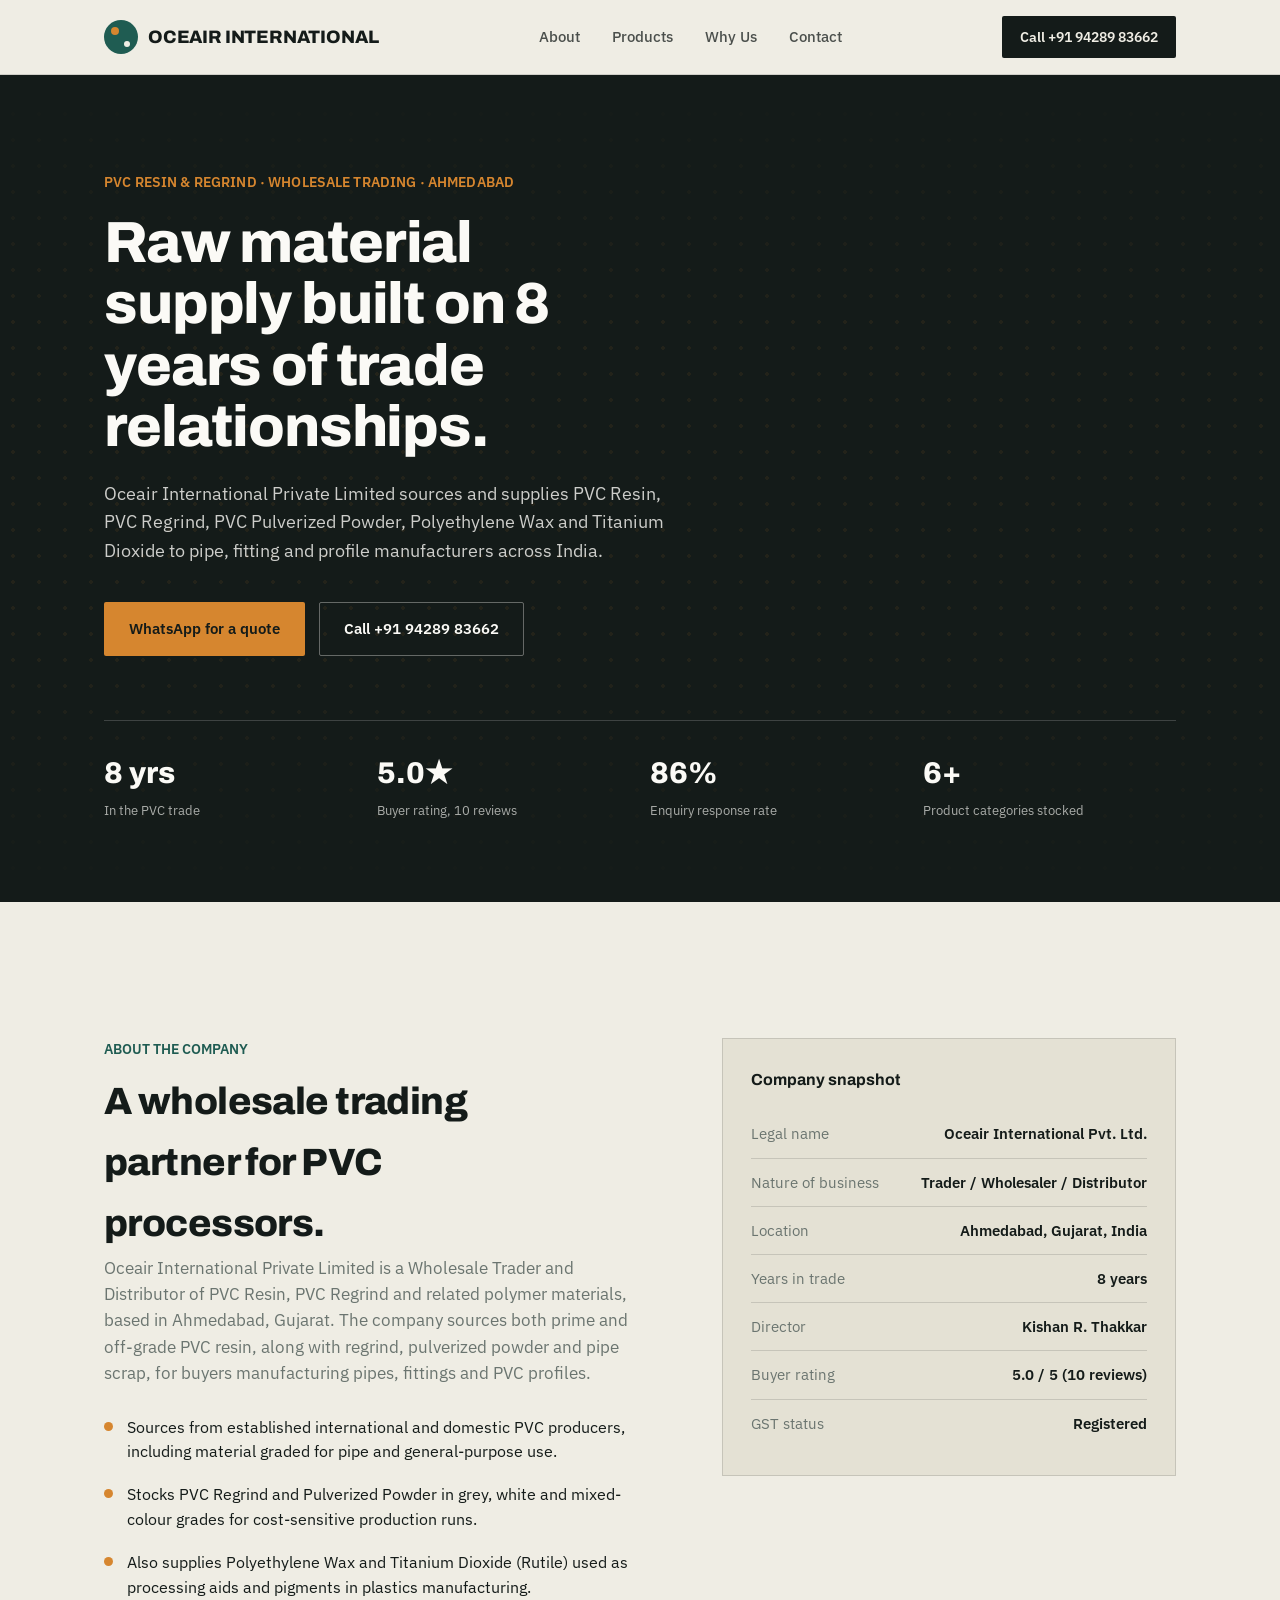
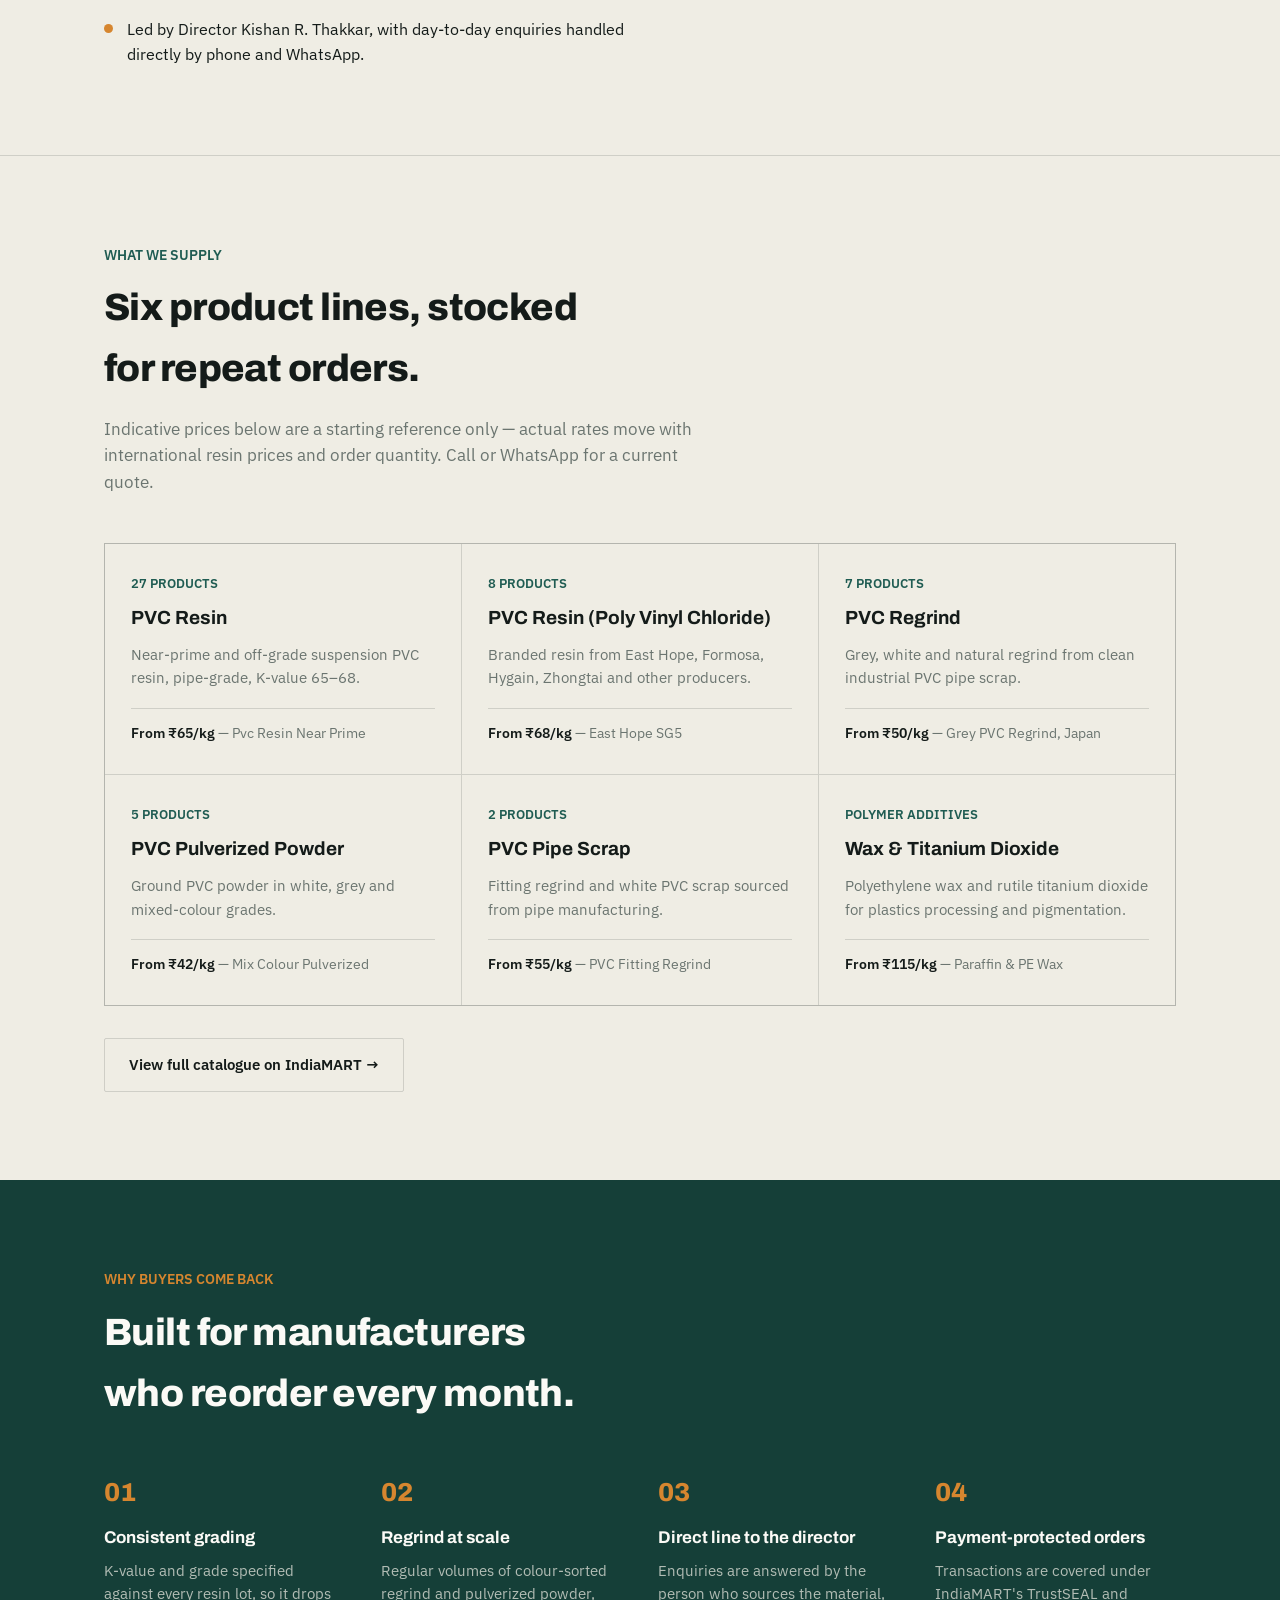
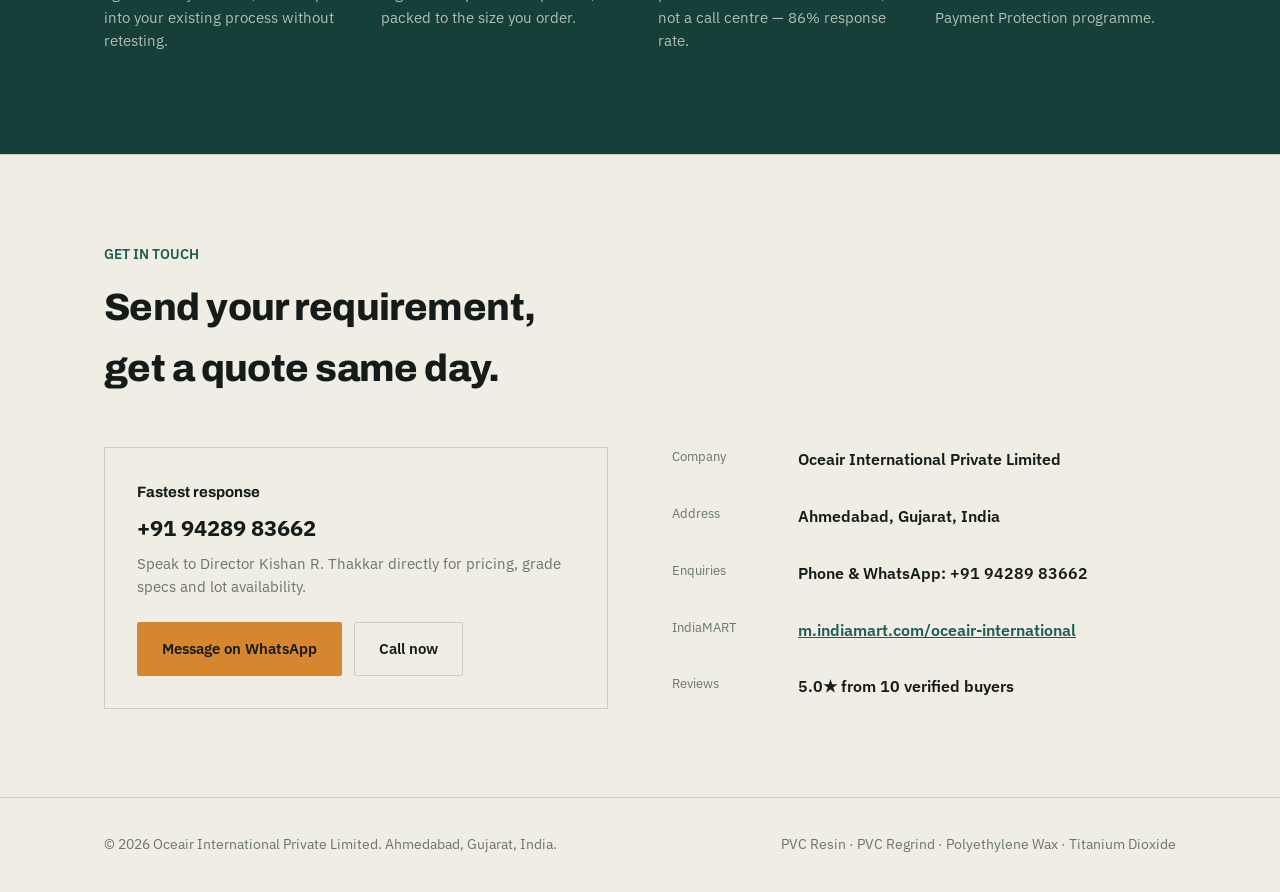
<file: index.html>
<!DOCTYPE html>
<html lang="en">
<head>
<meta charset="UTF-8">
<meta name="viewport" content="width=device-width, initial-scale=1">
<title>Oceair International Private Limited | PVC Resin &amp; Regrind Supplier, Ahmedabad</title>
<meta name="description" content="Oceair International Private Limited — Ahmedabad-based trader and wholesale distributor of PVC Resin, PVC Regrind, PVC Pulverized, Polyethylene Wax and Titanium Dioxide. 8 years in the trade.">
<link rel="preconnect" href="https://fonts.googleapis.com">
<link rel="preconnect" href="https://fonts.gstatic.com" crossorigin>
<link href="https://fonts.googleapis.com/css2?family=Archivo:wght@600;700;800;900&family=IBM+Plex+Sans:wght@400;500;600;700&display=swap" rel="stylesheet">
<style>
  :root{
    --ink:#141B19;
    --paper:#EFEDE4;
    --paper-2:#E4E1D4;
    --teal:#1F5C52;
    --teal-dark:#153F38;
    --amber:#D6862F;
    --steel:#6B7570;
    --line: rgba(20,27,25,0.14);
    --max: 1120px;
  }
  *{box-sizing:border-box;}
  html{scroll-behavior:smooth;}
  body{
    margin:0;
    background:var(--paper);
    color:var(--ink);
    font-family:"IBM Plex Sans", Arial, sans-serif;
    font-size:16px;
    line-height:1.6;
    -webkit-font-smoothing:antialiased;
  }
  h1,h2,h3,.eyebrow-num{
    font-family:"Archivo", Arial, sans-serif;
    margin:0;
  }
  a{color:inherit;}
  img{max-width:100%;display:block;}
  .wrap{max-width:var(--max); margin:0 auto; padding:0 24px;}
  .section{padding:88px 0;}
  .section-tight{padding:56px 0;}
  .divider{border:none; border-top:1px solid var(--line); margin:0;}

  /* ---------- Header ---------- */
  header{
    position:sticky; top:0; z-index:50;
    background:rgba(239,237,228,0.92);
    backdrop-filter:blur(6px);
    border-bottom:1px solid var(--line);
  }
  .nav{
    max-width:var(--max); margin:0 auto; padding:16px 24px;
    display:flex; align-items:center; justify-content:space-between;
  }
  .brand{
    display:flex; align-items:center; gap:10px;
    font-family:"Archivo", Arial, sans-serif;
    font-weight:800; font-size:18px; letter-spacing:-0.01em;
    text-decoration:none; color:var(--ink);
  }
  .brand-mark{
    width:34px; height:34px; border-radius:50%;
    background:var(--teal);
    position:relative; flex-shrink:0;
  }
  .brand-mark::before, .brand-mark::after{
    content:""; position:absolute; border-radius:50%; background:var(--amber);
  }
  .brand-mark::before{ width:8px; height:8px; top:7px; left:7px; }
  .brand-mark::after{ width:6px; height:6px; bottom:7px; right:8px; background:var(--paper);}
  .navlinks{display:flex; gap:32px; font-size:15px; font-weight:500;}
  .navlinks a{text-decoration:none; color:var(--ink); opacity:0.75; transition:opacity .15s;}
  .navlinks a:hover{opacity:1;}
  .nav-cta{
    display:inline-flex; align-items:center; gap:8px;
    background:var(--ink); color:var(--paper);
    padding:10px 18px; border-radius:2px; font-weight:600; font-size:14px;
    text-decoration:none; white-space:nowrap;
  }
  .menu-btn{display:none; background:none; border:none; cursor:pointer; padding:4px;}
  .menu-btn span{display:block; width:22px; height:2px; background:var(--ink); margin:5px 0;}

  /* ---------- Hero ---------- */
  .hero{
    background:var(--ink); color:var(--paper);
    position:relative; overflow:hidden;
    padding:96px 0 80px;
  }
  .hero::before{
    content:"";
    position:absolute; inset:0;
    background-image: radial-gradient(rgba(214,134,47,0.55) 1.6px, transparent 1.6px);
    background-size: 26px 26px;
    opacity:0.14;
    mask-image: linear-gradient(to bottom, transparent, black 30%, black 70%, transparent);
  }
  .hero-inner{position:relative; max-width:var(--max); margin:0 auto; padding:0 24px;}
  .hero-tag{
    font-size:14px; font-weight:600; color:var(--amber);
    letter-spacing:0.01em; margin-bottom:18px;
  }
  .hero h1{
    font-size:clamp(34px, 5.4vw, 58px);
    font-weight:800; line-height:1.06; letter-spacing:-0.02em;
    max-width:15ch; color:#FBFAF6;
  }
  .hero p.lead{
    margin-top:22px; font-size:18px; max-width:52ch; color:rgba(251,250,246,0.8);
  }
  .hero-actions{display:flex; gap:14px; margin-top:36px; flex-wrap:wrap;}
  .btn{
    display:inline-flex; align-items:center; gap:8px;
    padding:14px 24px; border-radius:2px; font-weight:600; font-size:15px;
    text-decoration:none; border:1px solid transparent; cursor:pointer;
  }
  .btn-primary{background:var(--amber); color:var(--ink);}
  .btn-primary:hover{background:#c3781f;}
  .btn-outline{border-color:rgba(251,250,246,0.35); color:#FBFAF6;}
  .btn-outline:hover{border-color:#FBFAF6;}
  .hero-stats{
    margin-top:64px; display:grid; grid-template-columns:repeat(4,1fr);
    border-top:1px solid rgba(251,250,246,0.18); padding-top:28px; gap:20px;
  }
  .stat-num{font-family:"Archivo",sans-serif; font-weight:800; font-size:30px; color:#FBFAF6;}
  .stat-label{font-size:13px; color:rgba(251,250,246,0.65); margin-top:4px;}

  /* ---------- Section headings ---------- */
  .kicker{
    font-size:14px; font-weight:600; color:var(--teal); margin-bottom:12px;
  }
  .section h2{
    font-size:clamp(26px, 3.4vw, 38px); font-weight:800; letter-spacing:-0.015em; max-width:20ch;
  }
  .section .desc{margin-top:16px; max-width:60ch; color:var(--steel); font-size:16.5px;}

  /* ---------- About ---------- */
  .about-grid{
    display:grid; grid-template-columns:1.1fr 0.9fr; gap:64px; margin-top:48px; align-items:start;
  }
  .about-grid .desc{margin-top:0;}
  .about-points{list-style:none; margin:28px 0 0; padding:0; display:grid; gap:18px;}
  .about-points li{
    display:flex; gap:14px; font-size:15.5px; color:var(--ink);
  }
  .about-points .dot{
    flex-shrink:0; width:9px; height:9px; border-radius:50%; background:var(--amber); margin-top:7px;
  }
  .credential-box{
    border:1px solid var(--line); padding:28px; background:var(--paper-2);
  }
  .credential-box h3{font-size:16px; font-weight:700; margin-bottom:18px;}
  .credential-row{
    display:flex; justify-content:space-between; padding:12px 0; border-top:1px solid var(--line);
    font-size:14.5px;
  }
  .credential-row:first-of-type{border-top:none;}
  .credential-row span:first-child{color:var(--steel);}
  .credential-row span:last-child{font-weight:600; text-align:right;}

  /* ---------- Products ---------- */
  .product-grid{
    margin-top:48px; display:grid; grid-template-columns:repeat(3,1fr); gap:1px;
    background:var(--line); border:1px solid var(--line);
  }
  .product-card{background:var(--paper); padding:30px 26px;}
  .product-card .cat-count{font-size:13px; color:var(--teal); font-weight:600;}
  .product-card h3{font-size:19px; font-weight:700; margin-top:8px;}
  .product-card p{font-size:14.5px; color:var(--steel); margin-top:10px; min-height:44px;}
  .product-card .price-from{
    margin-top:18px; font-size:13.5px; color:var(--ink); font-weight:600;
    border-top:1px solid var(--line); padding-top:14px;
  }
  .product-card .price-from em{
    font-style:normal; color:var(--steel); font-weight:400;
  }

  /* ---------- Why us ---------- */
  .why-band{background:var(--teal-dark); color:var(--paper);}
  .why-grid{
    margin-top:48px; display:grid; grid-template-columns:repeat(4,1fr); gap:36px;
  }
  .why-band .kicker{color:var(--amber);}
  .why-band h2{color:#FBFAF6;}
  .why-item h3{font-size:17px; font-weight:700; color:#FBFAF6;}
  .why-item p{font-size:14.5px; color:rgba(239,237,228,0.72); margin-top:8px;}
  .why-item .why-num{
    font-family:"Archivo",sans-serif; font-weight:800; font-size:26px; color:var(--amber); margin-bottom:10px;
  }

  /* ---------- Contact ---------- */
  .contact-grid{
    margin-top:48px; display:grid; grid-template-columns:1fr 1fr; gap:64px;
  }
  .contact-card{border:1px solid var(--line); padding:32px;}
  .contact-card h3{font-size:15px; font-weight:700; text-transform:none; margin-bottom:6px;}
  .contact-card .big{font-size:22px; font-weight:700; margin-top:4px;}
  .contact-actions{display:flex; gap:12px; margin-top:24px; flex-wrap:wrap;}
  .contact-list{list-style:none; margin:0; padding:0; display:grid; gap:22px;}
  .contact-list li{display:flex; gap:16px;}
  .contact-list .label{font-size:13px; color:var(--steel); min-width:110px;}
  .contact-list .value{font-weight:600; font-size:15.5px;}

  footer{border-top:1px solid var(--line); padding:36px 0; font-size:13.5px; color:var(--steel);}
  .foot-row{display:flex; justify-content:space-between; align-items:center; flex-wrap:wrap; gap:12px;}

  @media (max-width: 860px){
    .navlinks{display:none;}
    .nav-cta{display:none;}
    .menu-btn{display:block;}
    .hero-stats{grid-template-columns:repeat(2,1fr); row-gap:24px;}
    .about-grid{grid-template-columns:1fr; gap:32px;}
    .product-grid{grid-template-columns:1fr;}
    .why-grid{grid-template-columns:1fr 1fr; row-gap:32px;}
    .contact-grid{grid-template-columns:1fr; gap:36px;}
    .section{padding:64px 0;}
  }
</style>
</head>
<body>

<header>
  <div class="nav">
    <a class="brand" href="#top">
      <span class="brand-mark"></span>
      OCEAIR INTERNATIONAL
    </a>
    <nav class="navlinks">
      <a href="#about">About</a>
      <a href="#products">Products</a>
      <a href="#why">Why Us</a>
      <a href="#contact">Contact</a>
    </nav>
    <a class="nav-cta" href="tel:+919428983662">Call +91 94289 83662</a>
    <button class="menu-btn" aria-label="Menu" onclick="document.getElementById('mnav').classList.toggle('open')">
      <span></span><span></span><span></span>
    </button>
  </div>
  <div id="mnav" style="display:none; border-top:1px solid var(--line); padding:16px 24px;">
    <div style="display:grid; gap:14px; font-weight:600;">
      <a href="#about">About</a>
      <a href="#products">Products</a>
      <a href="#why">Why Us</a>
      <a href="#contact">Contact</a>
      <a href="tel:+919428983662">Call +91 94289 83662</a>
    </div>
  </div>
</header>

<section class="hero" id="top">
  <div class="hero-inner">
    <div class="hero-tag">PVC RESIN &amp; REGRIND · WHOLESALE TRADING · AHMEDABAD</div>
    <h1>Raw material supply built on 8 years of trade relationships.</h1>
    <p class="lead">Oceair International Private Limited sources and supplies PVC Resin, PVC Regrind, PVC Pulverized Powder, Polyethylene Wax and Titanium Dioxide to pipe, fitting and profile manufacturers across India.</p>
    <div class="hero-actions">
      <a class="btn btn-primary" href="https://wa.me/919428983662" target="_blank" rel="noopener">WhatsApp for a quote</a>
      <a class="btn btn-outline" href="tel:+919428983662">Call +91 94289 83662</a>
    </div>
    <div class="hero-stats">
      <div>
        <div class="stat-num">8 yrs</div>
        <div class="stat-label">In the PVC trade</div>
      </div>
      <div>
        <div class="stat-num">5.0★</div>
        <div class="stat-label">Buyer rating, 10 reviews</div>
      </div>
      <div>
        <div class="stat-num">86%</div>
        <div class="stat-label">Enquiry response rate</div>
      </div>
      <div>
        <div class="stat-num">6+</div>
        <div class="stat-label">Product categories stocked</div>
      </div>
    </div>
  </div>
</section>

<section class="section" id="about">
  <div class="wrap">
    <div class="about-grid">
      <div>
        <div class="kicker">ABOUT THE COMPANY</div>
        <h2>A wholesale trading partner for PVC processors.</h2>
        <p class="desc">Oceair International Private Limited is a Wholesale Trader and Distributor of PVC Resin, PVC Regrind and related polymer materials, based in Ahmedabad, Gujarat. The company sources both prime and off-grade PVC resin, along with regrind, pulverized powder and pipe scrap, for buyers manufacturing pipes, fittings and PVC profiles.</p>
        <ul class="about-points">
          <li><span class="dot"></span> Sources from established international and domestic PVC producers, including material graded for pipe and general-purpose use.</li>
          <li><span class="dot"></span> Stocks PVC Regrind and Pulverized Powder in grey, white and mixed-colour grades for cost-sensitive production runs.</li>
          <li><span class="dot"></span> Also supplies Polyethylene Wax and Titanium Dioxide (Rutile) used as processing aids and pigments in plastics manufacturing.</li>
          <li><span class="dot"></span> Led by Director Kishan R. Thakkar, with day-to-day enquiries handled directly by phone and WhatsApp.</li>
        </ul>
      </div>
      <div class="credential-box">
        <h3>Company snapshot</h3>
        <div class="credential-row"><span>Legal name</span><span>Oceair International Pvt. Ltd.</span></div>
        <div class="credential-row"><span>Nature of business</span><span>Trader / Wholesaler / Distributor</span></div>
        <div class="credential-row"><span>Location</span><span>Ahmedabad, Gujarat, India</span></div>
        <div class="credential-row"><span>Years in trade</span><span>8 years</span></div>
        <div class="credential-row"><span>Director</span><span>Kishan R. Thakkar</span></div>
        <div class="credential-row"><span>Buyer rating</span><span>5.0 / 5 (10 reviews)</span></div>
        <div class="credential-row"><span>GST status</span><span>Registered</span></div>
      </div>
    </div>
  </div>
</section>

<hr class="divider">

<section class="section" id="products">
  <div class="wrap">
    <div class="kicker">WHAT WE SUPPLY</div>
    <h2>Six product lines, stocked for repeat orders.</h2>
    <p class="desc">Indicative prices below are a starting reference only — actual rates move with international resin prices and order quantity. Call or WhatsApp for a current quote.</p>

    <div class="product-grid">
      <div class="product-card">
        <div class="cat-count">27 PRODUCTS</div>
        <h3>PVC Resin</h3>
        <p>Near-prime and off-grade suspension PVC resin, pipe-grade, K-value 65–68.</p>
        <div class="price-from">From ₹65/kg <em>— Pvc Resin Near Prime</em></div>
      </div>
      <div class="product-card">
        <div class="cat-count">8 PRODUCTS</div>
        <h3>PVC Resin (Poly Vinyl Chloride)</h3>
        <p>Branded resin from East Hope, Formosa, Hygain, Zhongtai and other producers.</p>
        <div class="price-from">From ₹68/kg <em>— East Hope SG5</em></div>
      </div>
      <div class="product-card">
        <div class="cat-count">7 PRODUCTS</div>
        <h3>PVC Regrind</h3>
        <p>Grey, white and natural regrind from clean industrial PVC pipe scrap.</p>
        <div class="price-from">From ₹50/kg <em>— Grey PVC Regrind, Japan</em></div>
      </div>
      <div class="product-card">
        <div class="cat-count">5 PRODUCTS</div>
        <h3>PVC Pulverized Powder</h3>
        <p>Ground PVC powder in white, grey and mixed-colour grades.</p>
        <div class="price-from">From ₹42/kg <em>— Mix Colour Pulverized</em></div>
      </div>
      <div class="product-card">
        <div class="cat-count">2 PRODUCTS</div>
        <h3>PVC Pipe Scrap</h3>
        <p>Fitting regrind and white PVC scrap sourced from pipe manufacturing.</p>
        <div class="price-from">From ₹55/kg <em>— PVC Fitting Regrind</em></div>
      </div>
      <div class="product-card">
        <div class="cat-count">POLYMER ADDITIVES</div>
        <h3>Wax &amp; Titanium Dioxide</h3>
        <p>Polyethylene wax and rutile titanium dioxide for plastics processing and pigmentation.</p>
        <div class="price-from">From ₹115/kg <em>— Paraffin &amp; PE Wax</em></div>
      </div>
    </div>

    <div style="margin-top:32px;">
      <a class="btn btn-outline" style="border-color:var(--line); color:var(--ink);" href="https://m.indiamart.com/oceair-international/products.html" target="_blank" rel="noopener">View full catalogue on IndiaMART →</a>
    </div>
  </div>
</section>

<section class="why-band section" id="why">
  <div class="wrap">
    <div class="kicker">WHY BUYERS COME BACK</div>
    <h2>Built for manufacturers who reorder every month.</h2>
    <div class="why-grid">
      <div class="why-item">
        <div class="why-num">01</div>
        <h3>Consistent grading</h3>
        <p>K-value and grade specified against every resin lot, so it drops into your existing process without retesting.</p>
      </div>
      <div class="why-item">
        <div class="why-num">02</div>
        <h3>Regrind at scale</h3>
        <p>Regular volumes of colour-sorted regrind and pulverized powder, packed to the size you order.</p>
      </div>
      <div class="why-item">
        <div class="why-num">03</div>
        <h3>Direct line to the director</h3>
        <p>Enquiries are answered by the person who sources the material, not a call centre — 86% response rate.</p>
      </div>
      <div class="why-item">
        <div class="why-num">04</div>
        <h3>Payment-protected orders</h3>
        <p>Transactions are covered under IndiaMART's TrustSEAL and Payment Protection programme.</p>
      </div>
    </div>
  </div>
</section>

<hr class="divider">

<section class="section" id="contact">
  <div class="wrap">
    <div class="kicker">GET IN TOUCH</div>
    <h2>Send your requirement, get a quote same day.</h2>
    <div class="contact-grid">
      <div class="contact-card">
        <h3>Fastest response</h3>
        <div class="big">+91 94289 83662</div>
        <p style="color:var(--steel); font-size:14.5px; margin-top:6px;">Speak to Director Kishan R. Thakkar directly for pricing, grade specs and lot availability.</p>
        <div class="contact-actions">
          <a class="btn btn-primary" href="https://wa.me/919428983662" target="_blank" rel="noopener">Message on WhatsApp</a>
          <a class="btn btn-outline" style="border-color:var(--line); color:var(--ink);" href="tel:+919428983662">Call now</a>
        </div>
      </div>
      <ul class="contact-list">
        <li>
          <span class="label">Company</span>
          <span class="value">Oceair International Private Limited</span>
        </li>
        <li>
          <span class="label">Address</span>
          <span class="value">Ahmedabad, Gujarat, India</span>
        </li>
        <li>
          <span class="label">Enquiries</span>
          <span class="value">Phone &amp; WhatsApp: +91 94289 83662</span>
        </li>
        <li>
          <span class="label">IndiaMART</span>
          <span class="value"><a href="https://m.indiamart.com/oceair-international/" target="_blank" rel="noopener" style="color:var(--teal);">m.indiamart.com/oceair-international</a></span>
        </li>
        <li>
          <span class="label">Reviews</span>
          <span class="value">5.0★ from 10 verified buyers</span>
        </li>
      </ul>
    </div>
  </div>
</section>

<footer>
  <div class="wrap foot-row">
    <span>© <span id="yr"></span> Oceair International Private Limited. Ahmedabad, Gujarat, India.</span>
    <span>PVC Resin · PVC Regrind · Polyethylene Wax · Titanium Dioxide</span>
  </div>
</footer>

<script>
  document.getElementById('yr').textContent = new Date().getFullYear();
</script>
</body>
</html>
</file>
